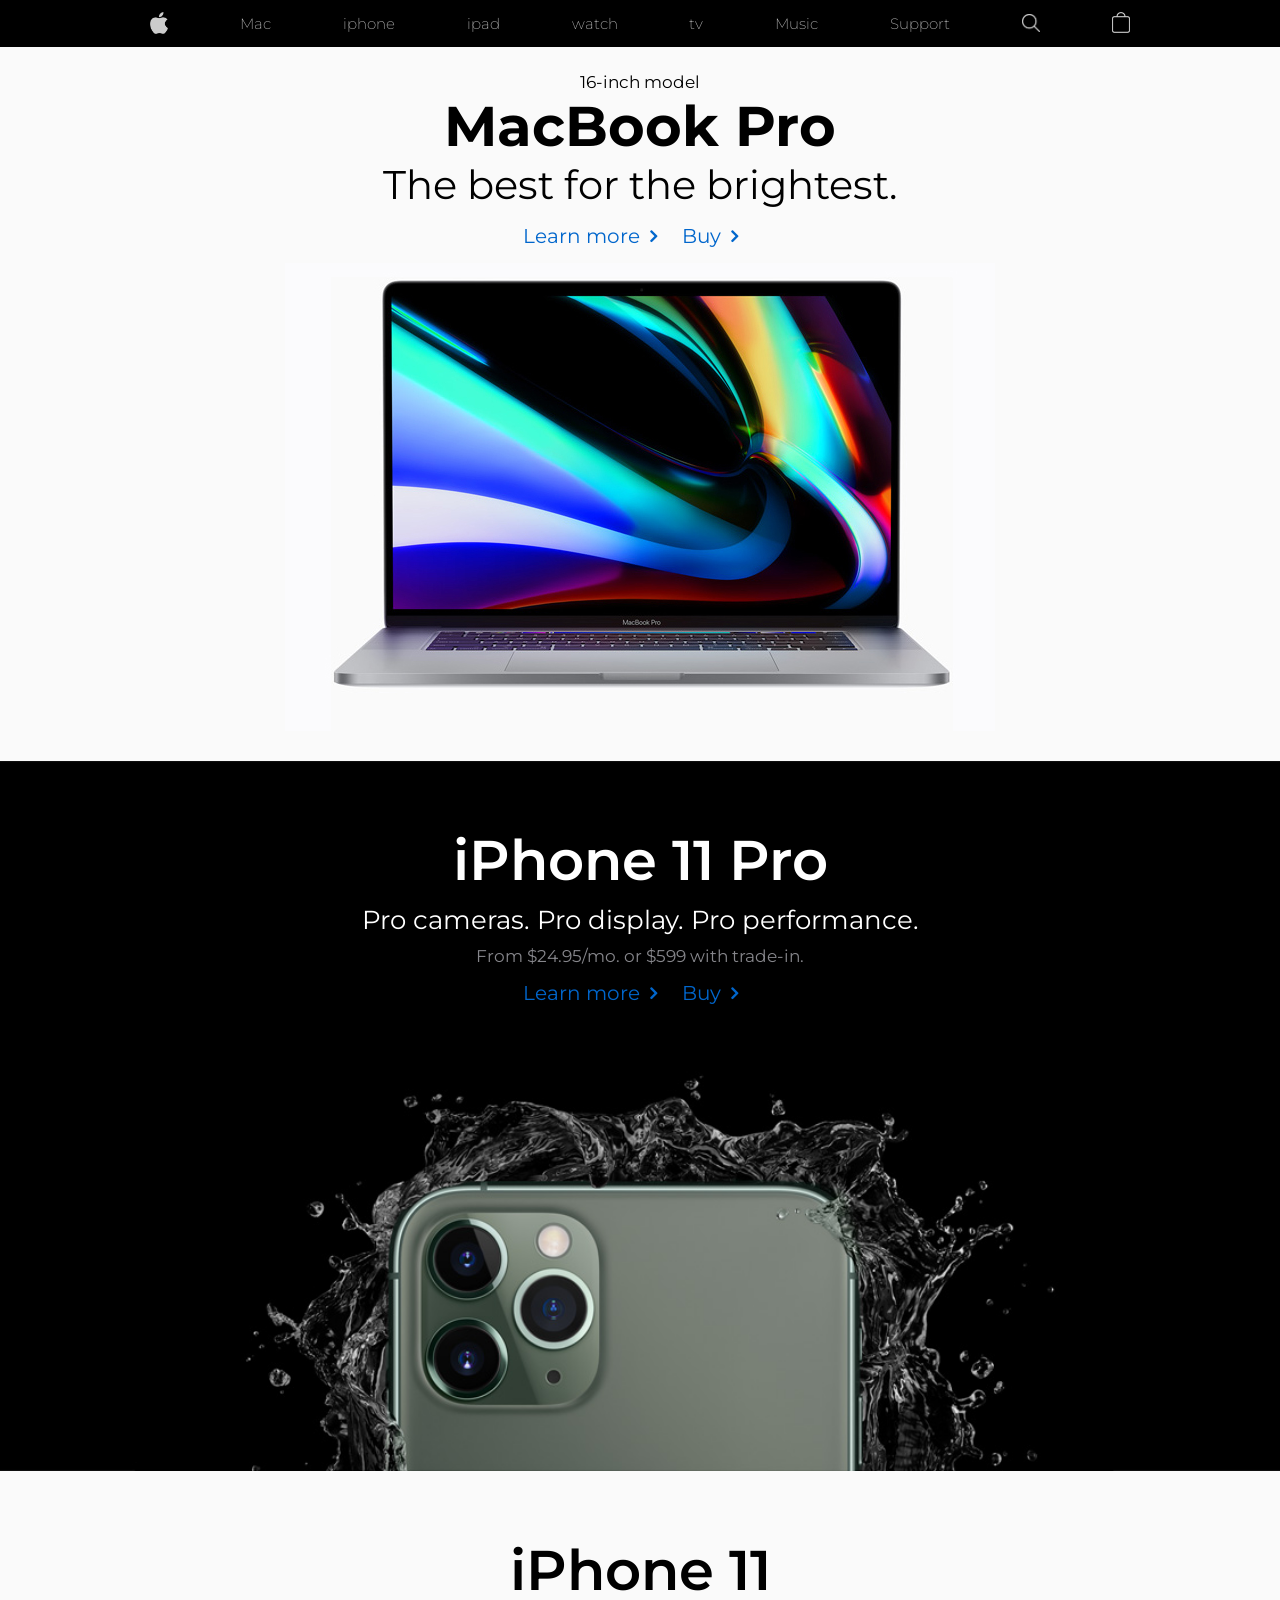
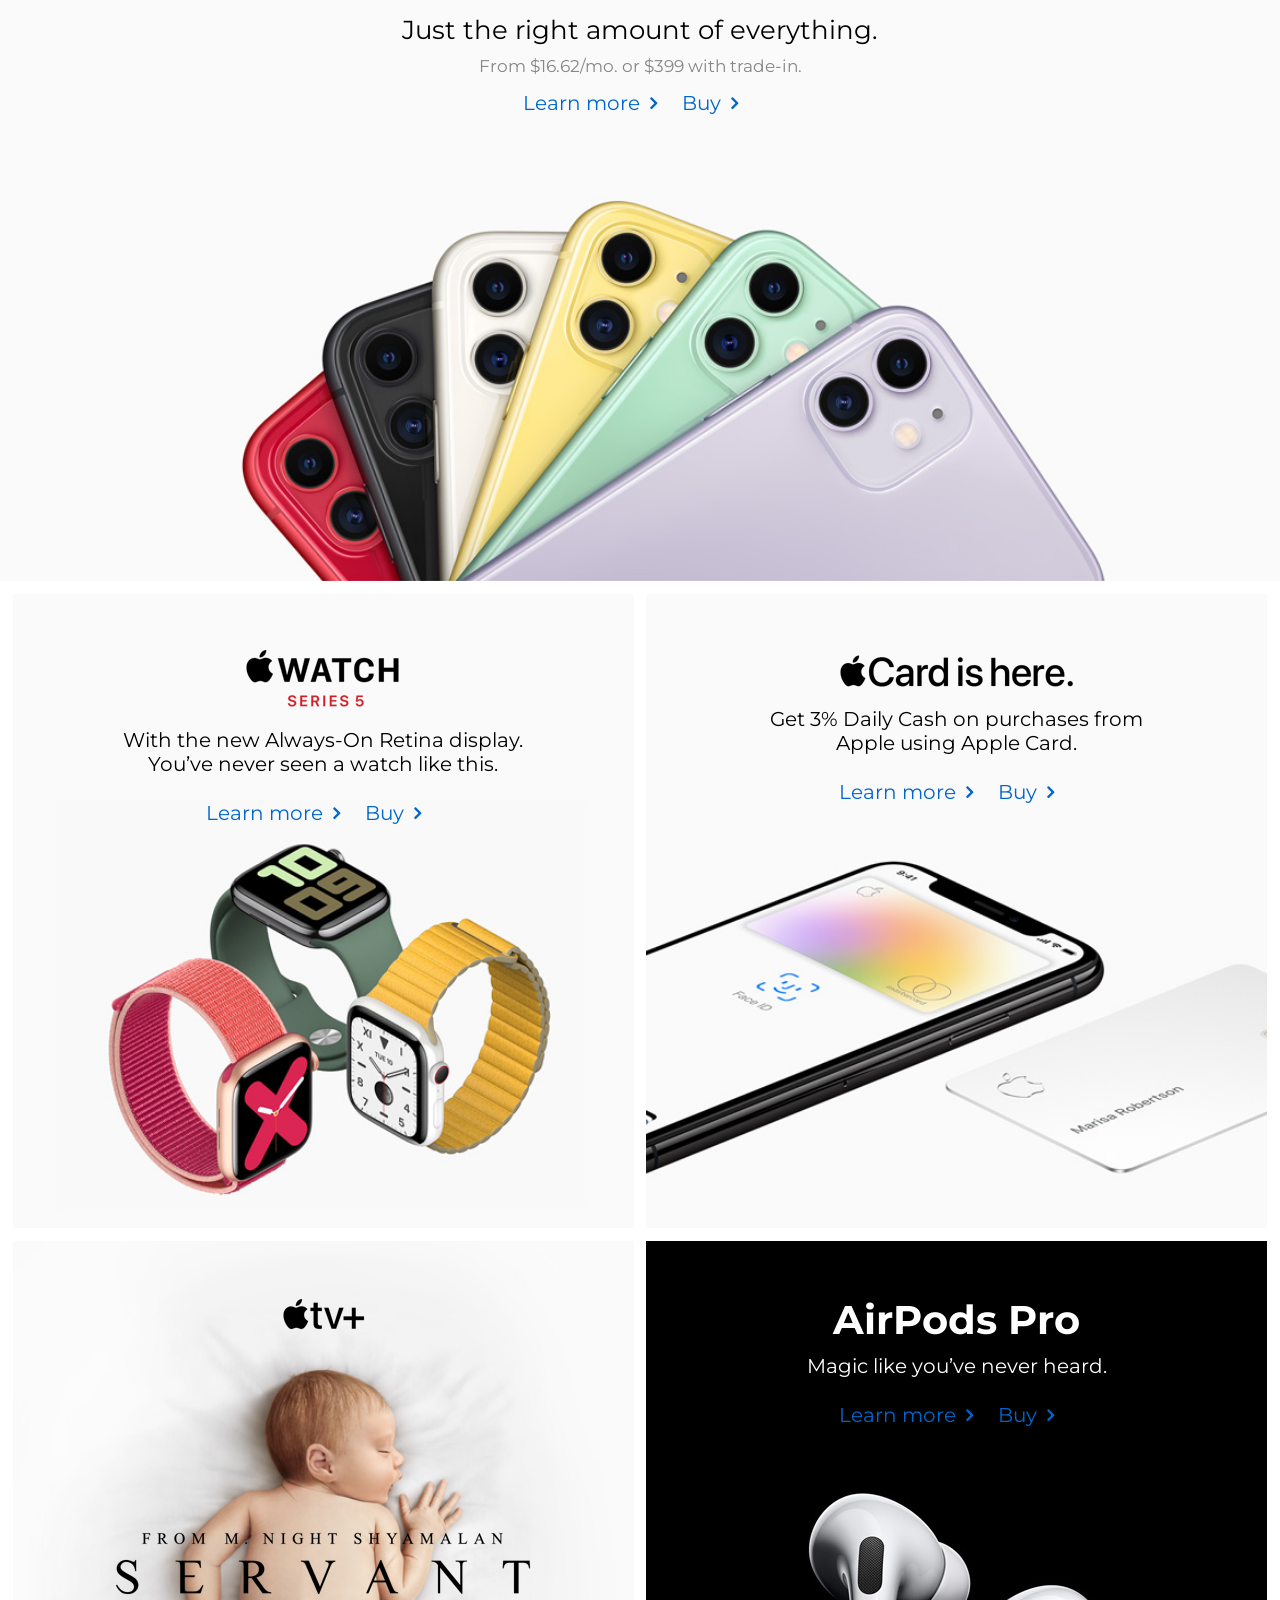
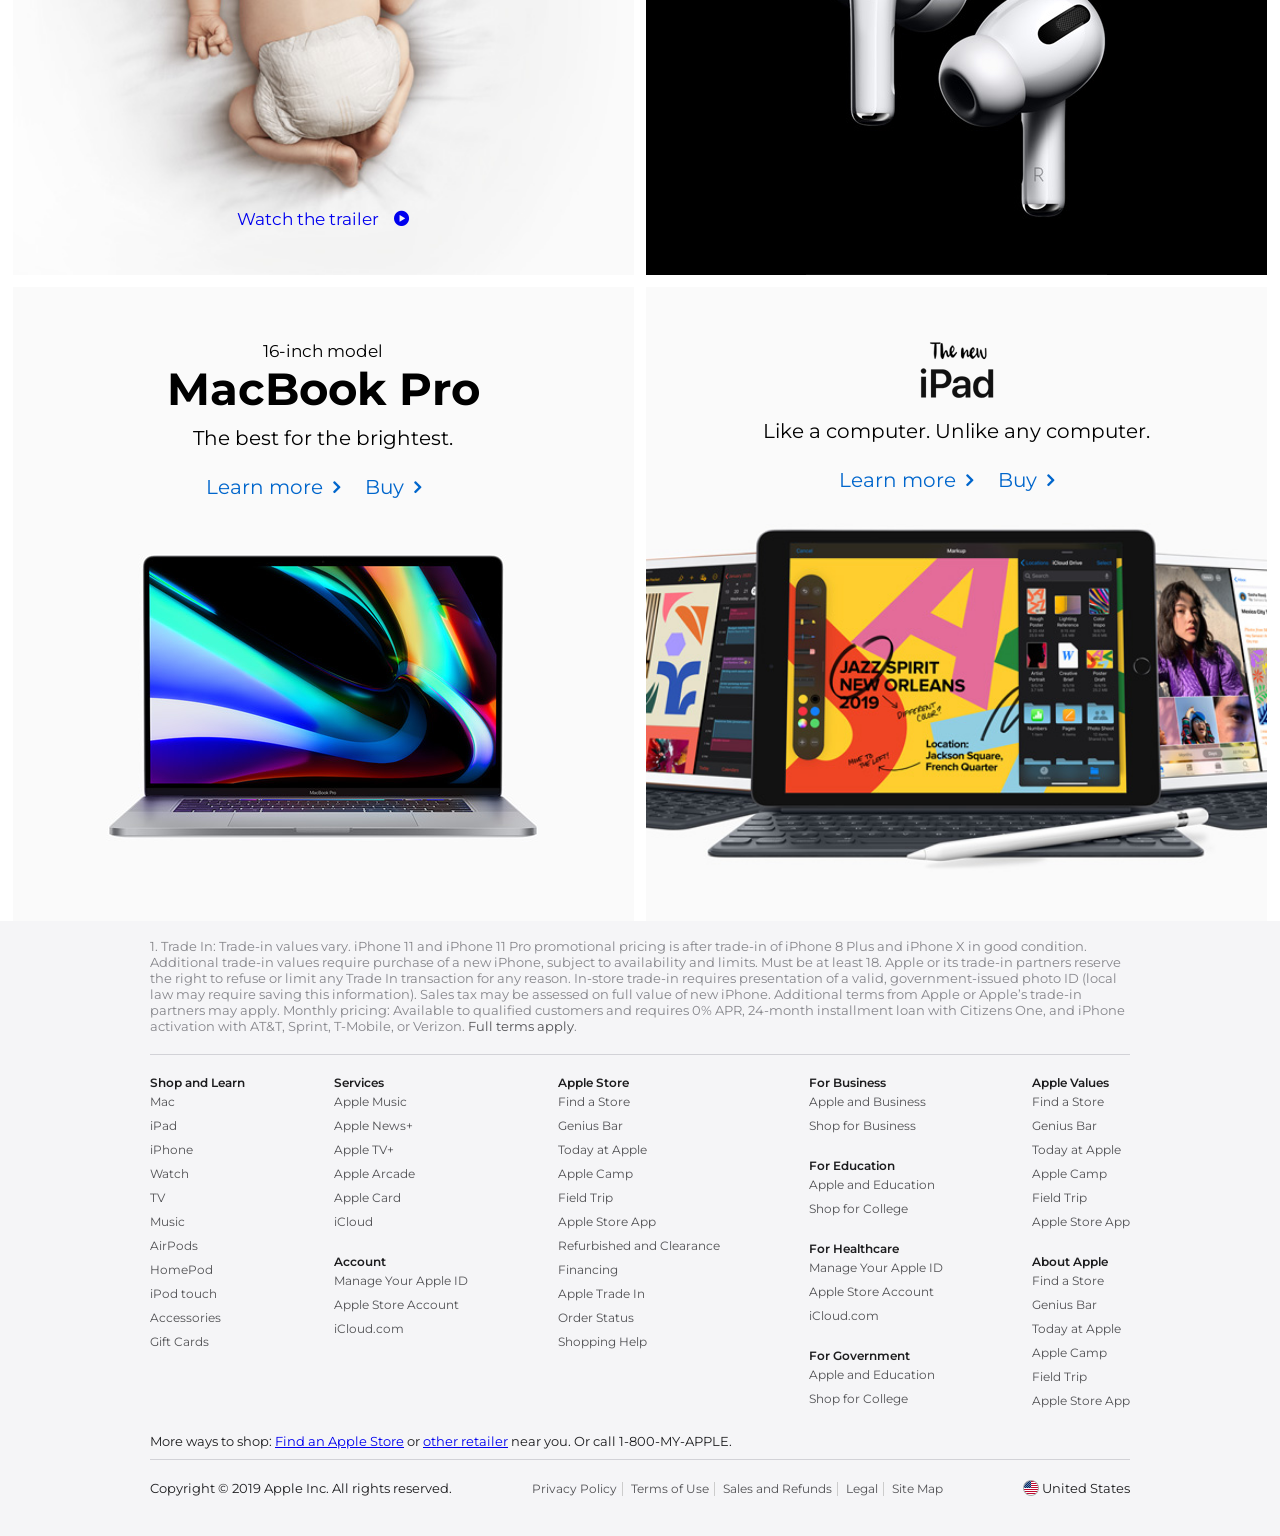
<file: apple website replica/index.html>
<!DOCTYPE html>
<html>
<head>
	<title>Apple Website</title>
	<link rel="stylesheet" type="text/css" href="css/styles.css">

	<!-- Link to the Font-Awesome Font -->
	<!-- This font gives us the option to use emojies, symbols, common logos and icons as a font -->
	<link rel="stylesheet" href="https://maxcdn.bootstrapcdn.com/font-awesome/4.6.2/css/font-awesome.min.css">

	<!-- Link to Montserrat font on Google Fonts-->
	<link href="https://fonts.googleapis.com/css?family=Montserrat:200,200i,300,300i,400,600,600i,700,700i,800,800i,900,900i&display=swap" rel="stylesheet">

</head>
<body>
	<div class="outer-wrapper"> 
		<header class="header-wrapper">
			<div class="internal-wrapper"> 
				<div class="header-links-wrapper">
					<ul>
						<li class="logo-link"><a href="/"><img src="images/icons/logo.png"></a></li>
						<li><a href="/mac/">Mac</a></li>
						<li><a href="#">iphone</a></li>
						<li><a href="#">ipad</a></li>
						<li><a href="#">watch</a></li>
						<li><a href="#">tv</a></li>
						<li><a href="#">Music</a></li>
						<li><a href="#">Support</a></li>
						<li class="search-link"><a href="/search/"><img src="images/icons/search-icon.png"></a></li>
						<li class="cart-link"><a  href="/cart/"><img src="images/icons/cart.png"></a></li>
					</ul>					
				</div>
			</div>
		</header>

		<section class="main-highlight-wrapper">
			<div class="internal-wrapper"> 
				<div class="model">
					16-inch model
				</div>

				<div class="product-title">
					MacBook Pro
				</div>

				<div class="brief-description">
					The best for the brightest.
				</div>

				<div class="links-wrapper">
					<ul>
						<li><a href="">Learn more</a></li>
						<li><a href="">Buy</a></li>
					</ul> 
				</div>

				<div class="main-image-wrapper">
					<img src="images/home/mac-laptop.jpg"/>
				</div>

			</div>
		</section> 

		<section class="second-hightlight-wrapper">
			<div class="internal-wrapper">
				<div class="title-wraper">
					iPhone 11 Pro 
				</div> 

				<div class="description-wrapper">
					Pro cameras. Pro display. Pro performance.
				</div>

				<div class="price-wrapper">
					From $24.95/mo. or $599 with trade‑in.
				</div>

				<div class="links-wrapper">
					<ul>
						<li><a href="">Learn more</a></li>
						<li><a href="">Buy</a></li>
					</ul> 
				</div>
			</div>
		</section>

		<section class="third-highlight-wrapper">
			<div class="internal-wrapper">
				<div class="title-wraper">
					iPhone 11 
				</div> 
				<div class="description-wrapper">
					Just the right amount of everything.
				</div>
				<div class="price-wrapper">
					From $16.62/mo. or $399 with trade‑in.
				</div>
				<div class="links-wrapper">
					<ul>
						<li><a href="">Learn more</a></li>
						<li><a href="">Buy</a></li>
					</ul> 
				</div>
			</div>
		</section>
		<section class="fourth-heghlight-wrapper">
			<div class="left-side-wrapper">
				<div class="top-logo-wrapper">
					<div class="logo-wrapper">
						<img src="images/icons/watch-series5-logo.png">
					</div>
				</div>
				<div class="description-wraper">
					With the new Always-On Retina display.<br>
					You’ve never seen a watch like this.
				</div>
				<div class="links-wrapper">
					<ul>
						<li><a href="">Learn more</a></li>
						<li><a href="">Buy</a></li>
					</ul> 
				</div>
			</div>
			<div class="right-side-wrapper">
				<div class="top-logo-wrapper">
					<div class="logo-wrapper">
						<img src="images/icons/apple-card-logo.png">
					</div>
				</div>
				<div class="description-wraper">
					Get 3% Daily Cash on purchases from Apple using Apple Card.
				</div>
				<div class="links-wrapper">
					<ul>
						<li><a href="">Learn more</a></li>
						<li><a href="">Buy</a></li>
					</ul> 
				</div>
			</div>	
		</section>
		<section class="fifth-heghlight-wrapper"> 
			<div class="left-side-wrapper">
				<div class="top-logo-wrapper">
					<div class="logo-wrapper">
						<img src="images/icons/apple-tv-logo.png">
					</div>
				</div>

				<div class="tvshow-logo-wraper">
					<img src="images/icons/servant-logo.png">
				</div>

				<div class="watch-more-wrapper">
					<a href="#">Watch the trailer</a>
				</div>
			</div>
			<div class="right-side-wrapper">
				<div class="top-logo-wrapper">
					<div class="logo-wrapper">
						AirPods Pro
					</div>
				</div>

				<div class="description-wraper">
					Magic like you’ve never heard.
				</div>

				<div class="links-wrapper">
					<ul>
						<li><a href="">Learn more</a></li>
						<li><a href="">Buy</a></li>
					</ul> 
				</div>
			</div>	
		</section>
		<section class="sixth-heghlight-wrapper"> 
			<div class="left-side-wrapper">
				<div class="model">
					16-inch model
				</div>

				<div class="product-title-small">
					MacBook Pro
				</div>

				<div class="description-wraper">
					The best for the brightest.
				</div>

				<div class="links-wrapper">
					<ul>
						<li><a href="">Learn more</a></li>
						<li><a href="">Buy</a></li>
					</ul> 
				</div>
			</div>
			<div class="right-side-wrapper">
				<div class="top-logo-wrapper">
					<div class="logo-wrapper">
						<img src="images/icons/new-ipad-logo.png">
					</div>
				</div>

				<div class="description-wraper">
					Like a computer. Unlike any computer.
				</div>

				<div class="links-wrapper">
					<ul>
						<li><a href="">Learn more</a></li>
						<li><a href="">Buy</a></li>
					</ul> 
				</div>
			</div>	
		</section>





		<footer class="footer-wrapper">
			<div class="internal-wrapper"> 
				<div class="upper-text-container">
					1. Trade In: Trade‑in values vary. iPhone 11 and iPhone 11 Pro promotional pricing is after trade‑in of iPhone 8 Plus and iPhone X in good condition. Additional trade‑in values require purchase of a new iPhone, subject to availability and limits. Must be at least 18. Apple or its trade-in partners reserve the right to refuse or limit any Trade In transaction for any reason. In‑store trade‑in requires presentation of a valid, government-issued photo ID (local law may require saving this information). Sales tax may be assessed on full value of new iPhone. Additional terms from Apple or Apple’s trade-in partners may apply. Monthly pricing: Available to qualified customers and requires 0% APR, 24‑month installment loan with Citizens One, and iPhone activation with AT&T, Sprint, T‑Mobile, or Verizon. <a href="#"> Full terms apply</a>.
				</div>
				<div class="footer-links-wrapper"> 
					<div class="links-wrapper-1">
						<h3>Shop and Learn</h3>
						<ul>
							<li><a href="#">Mac</a></li>
							<li><a href="#">iPad</a></li>
							<li><a href="#">iPhone</a></li>
							<li><a href="#">Watch</a></li>
							<li><a href="#">TV</a></li>
							<li><a href="#">Music</a></li>
							<li><a href="#">AirPods</a></li>
							<li><a href="#">HomePod</a></li>
							<li><a href="#">iPod touch</a></li>
							<li><a href="#">Accessories</a></li>
							<li><a href="#">Gift Cards</a></li>
						</ul>
					</div> 
					<div class="links-wrapper-2">
						<h3>Services</h3>
						<ul>
							<li><a href="#">Apple Music</a></li>
							<li><a href="#">Apple News+</a></li>
							<li><a href="#">Apple TV+</a></li>
							<li><a href="#">Apple Arcade</a></li>
							<li><a href="#">Apple Card</a></li>
							<li><a href="#">iCloud</a></li>
						</ul>
						<h3>Account</h3>
						<ul>
							<li><a href="#">Manage Your Apple ID</a></li>
							<li><a href="#">Apple Store Account</a></li>
							<li><a href="#">iCloud.com</a></li>
						</ul>					
					</div> 
					<div class="links-wrapper-3">
						<h3>Apple Store</h3>
						<ul>
							<li><a href="#">Find a Store</a></li>
							<li><a href="#">Genius Bar</a></li>
							<li><a href="#">Today at Apple</a></li>
							<li><a href="#">Apple Camp</a></li>
							<li><a href="#">Field Trip</a></li>
							<li><a href="#">Apple Store App</a></li>
							<li><a href="#">Refurbished and Clearance</a></li>
							<li><a href="#">Financing</a></li>
							<li><a href="#">Apple Trade In</a></li>
							<li><a href="#">Order Status</a></li>
							<li><a href="#">Shopping Help</a></li>
						</ul>
					</div> 
					<div class="links-wrapper-4">
						<h3>For Business</h3>
						<ul>
							<li><a href="#">Apple and Business</a></li>
							<li><a href="#">Shop for Business</a></li>
						</ul>		
						<h3>For Education</h3>
						<ul>
							<li><a href="#">Apple and Education</a></li>
							<li><a href="#">Shop for College</a></li>
						</ul>
						<h3>For Healthcare</h3>
						<ul>
							<li><a href="#">Manage Your Apple ID</a></li>
							<li><a href="#">Apple Store Account</a></li>
							<li><a href="#">iCloud.com</a></li>
						</ul>	
						<h3>For Government</h3>
						<ul>
							<li><a href="#">Apple and Education</a></li>
							<li><a href="#">Shop for College</a></li>
						</ul>
					</div> 

					<div class="links-wrapper-5">
						<h3>Apple Values</h3>
						<ul>
							<li><a href="#">Find a Store</a></li>
							<li><a href="#">Genius Bar</a></li>
							<li><a href="#">Today at Apple</a></li>
							<li><a href="#">Apple Camp</a></li>
							<li><a href="#">Field Trip</a></li>
							<li><a href="#">Apple Store App</a></li>
						</ul>
						<h3>About Apple</h3>
						<ul>
							<li><a href="#">Find a Store</a></li>
							<li><a href="#">Genius Bar</a></li>
							<li><a href="#">Today at Apple</a></li>
							<li><a href="#">Apple Camp</a></li>
							<li><a href="#">Field Trip</a></li>
							<li><a href="#">Apple Store App</a></li>
						</ul>						
					</div> 
				</div>
				<div class="my-apple-wrapper"> 
					More ways to shop: <a href="#">Find an Apple Store</a> or <a href="#">other retailer</a> near you. Or call 1-800-MY-APPLE.
				</div>
				<div class="copyright-wrapper">
					<div class="copyright">
						Copyright © 2019 Apple Inc. All rights reserved.
					</div>
					<div class="footer-links-terms">
						<ul>
							<li><a href="#">Privacy Policy</a></li>
							<li><a href="#">Terms of Use</a></li>
							<li><a href="#">Sales and Refunds</a></li>
							<li><a href="#">Legal</a></li>
							<li><a href="#">Site Map</a></li>
						</ul>
					</div>
					<div class="footer-country">
						<div class="flag-wrapper"><img src="images/icons/16.png"></div> <div class="footer-country-name">United States</div> 
					</div>
				</div>
			</div>
		</footer> 
	</div>


</body>
</html>
</file>
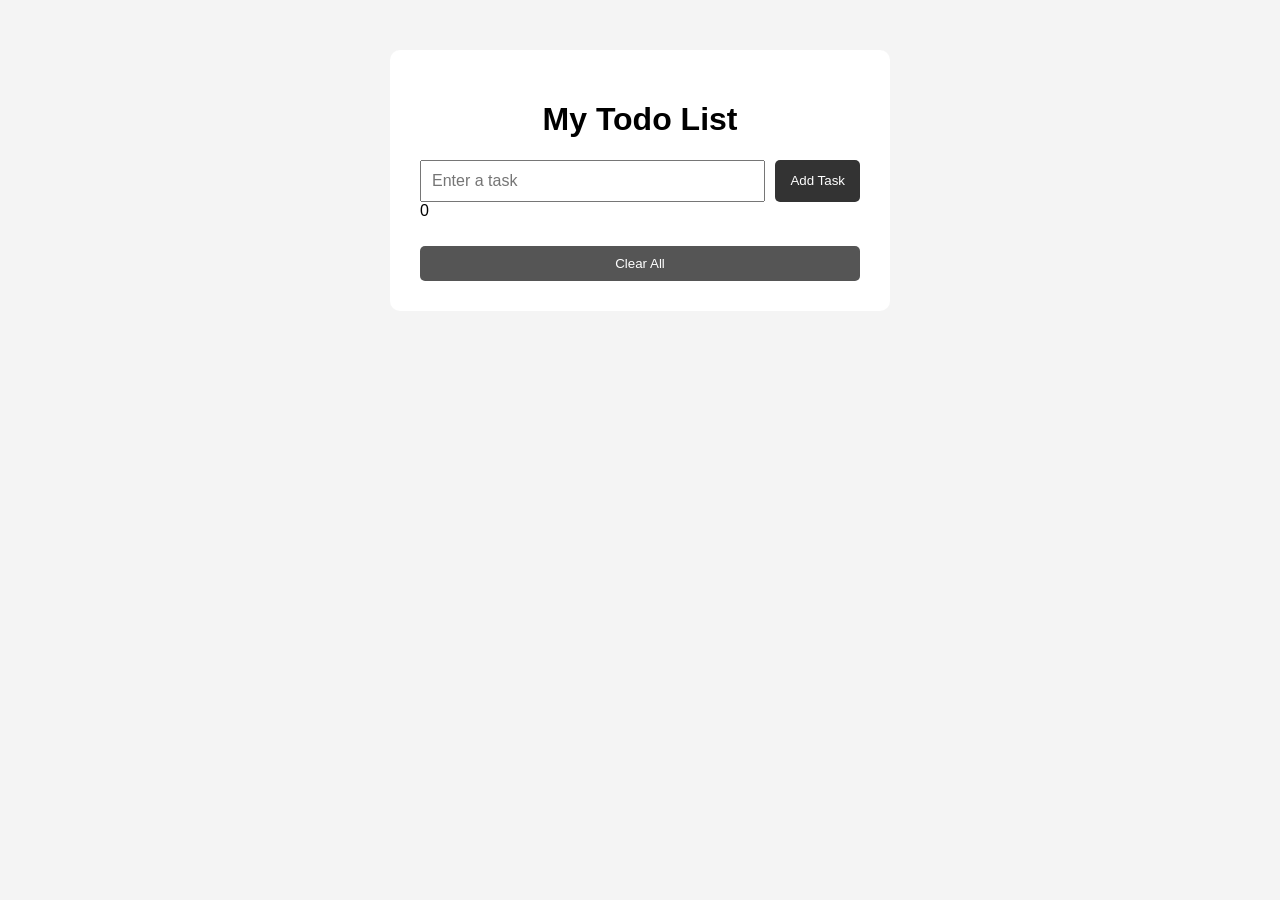
<file: Todo list/index.html>
<!DOCTYPE html>
<html lang="en">
<head>
    <meta charset="UTF-8">
    <meta name="viewport" content="width=device-width, initial-scale=1.0">
    <title>Todo List</title>
    <link rel="stylesheet" href="style.css">
</head>
<body>
    <div class="container">
        <h1>My Todo List</h1>
        <div class="input-section">
            <input 
                type="text" 
                id="taskInput" 
                placeholder="Enter a task"
            >
            <button id="addBtn">Add Task</button>
        </div>

        <pRemaining tasks: <span id="taskCount">0</span></p>

        <ul id="taskList"></ul>

        <button id="clearBtn">Clear All</button>

    </div>
    <script src="jquery-4.0.0.js"></script>

    <script src="script.js"></script>
</body>
</html>
</file>
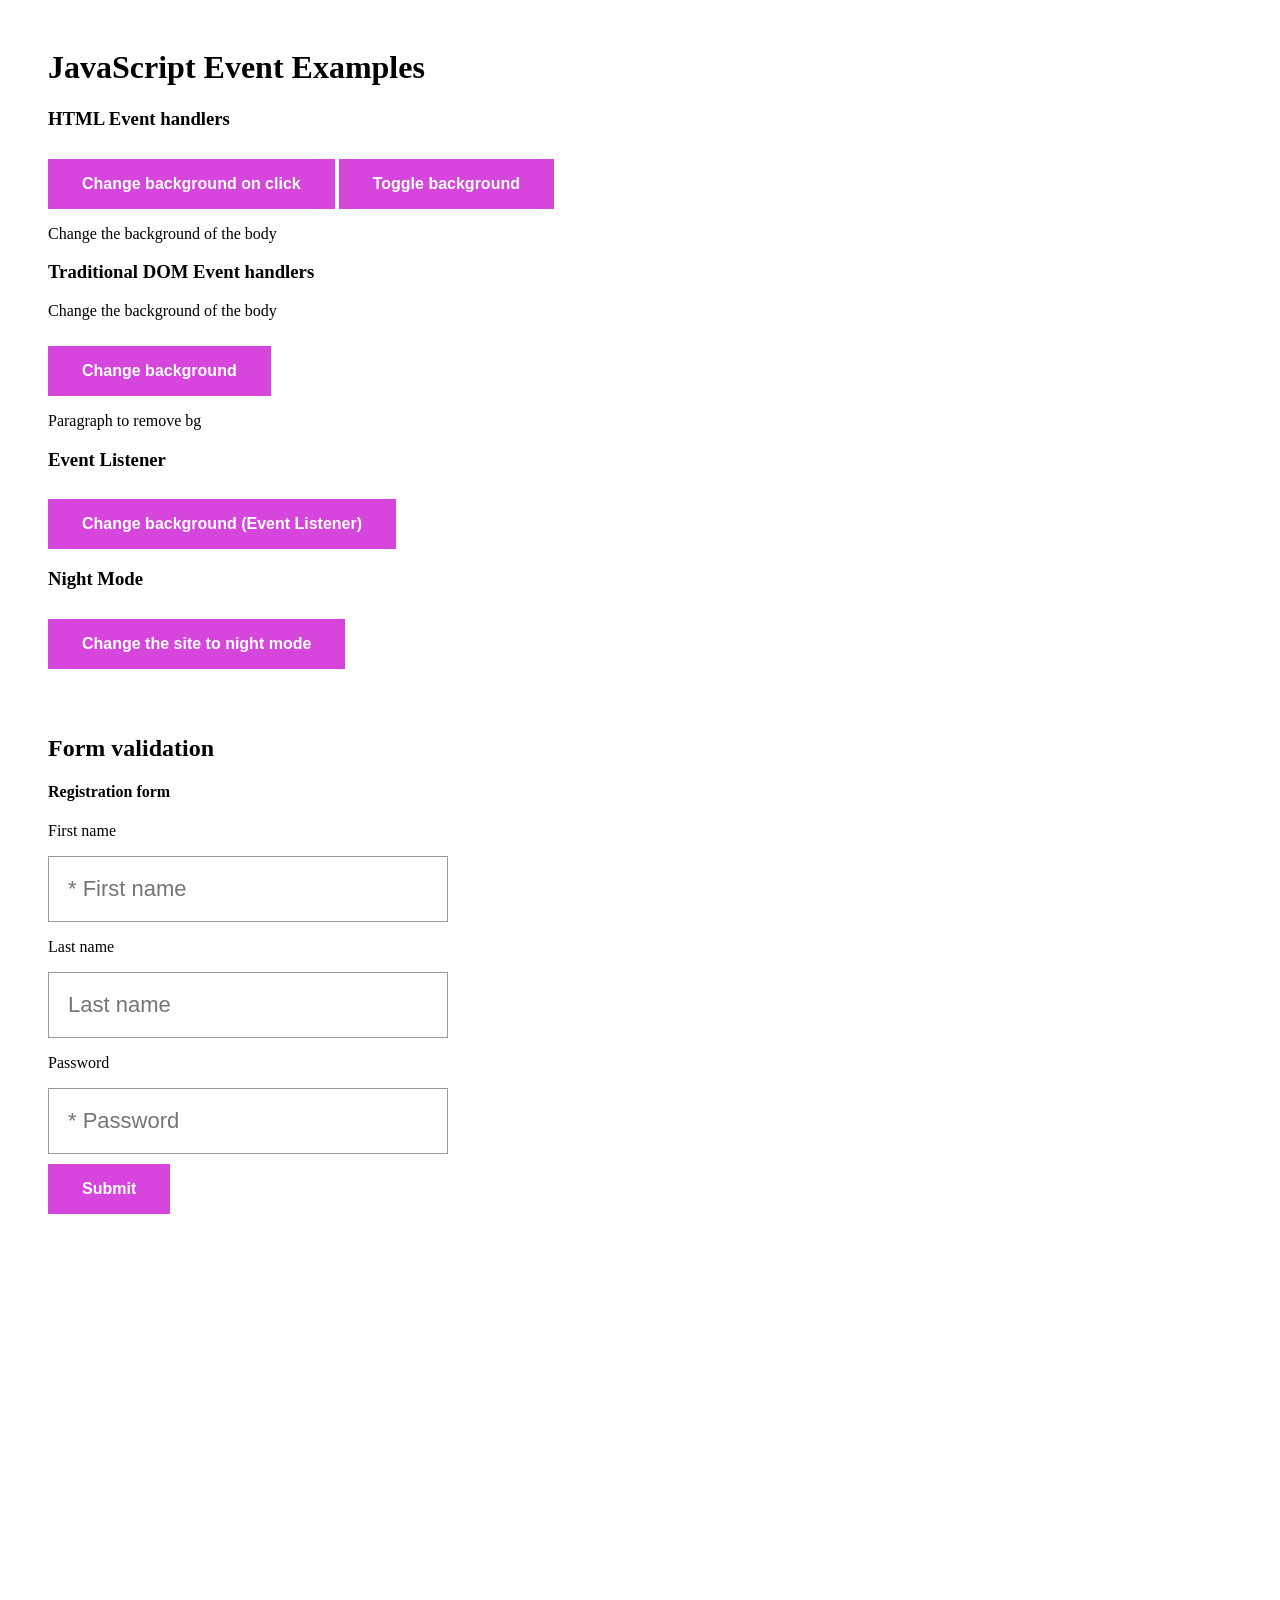
<file: javaScriptCode/dom/p2-c8-Events-examples/index.html>
<!DOCTYPE html>
<html>
  <head>
    <title>JS Events</title>
    <link rel="stylesheet" type="text/css" href="styles/styles.css" />
  </head>
  <body>
    <div class="container">
      <h1>JavaScript Event Examples</h1>

      <h3>HTML Event handlers</h3>

      <button type="button" onclick="changeBackground()">
        Change background on click
      </button>

      <button
        type="button"
        onmouseover="changeBackground()"
        onmouseout="removeBackground()"
      >
        Toggle background
      </button>

      <!-- What happens if I apply the onclick property on the <p> tag? -->
      <p onclick="changeBackground()">Change the background of the body</p>

      <h3>Traditional DOM Event handlers</h3>

      <p>Change the background of the body</p>

      <p>
        <button type="button" class="dom-change-bg" id="change-bg1">
          Change background
        </button>
      </p>

      <p id="removeBgh3">Paragraph to remove bg</p>

      <!-- What do you do if you want to attach the changeBackground function with the <p> tag -->

      <h3>Event Listener</h3>

      <p>
        <button type="button" class="eventListener" id="change-bg-listener">
          Change background (Event Listener)
        </button>
      </p>

      <h3>Night Mode</h3>
      <p>
        <button type="button" id="nightmode">
          Change the site to night mode
        </button>
      </p>

      <div class="form-demo">
        <h2>Form validation</h2>

        <h4>Registration form</h4>

        <div class="form-wrapper">
          <div id="errorsDisplay"></div>
          <form id="registration-form" action="#" method="POST">
            <p>First name</p>
            <input type="text" name="first-name" placeholder="* First name" />
            <p>Last name</p>
            <input type="text" name="last-name" placeholder="Last name" />
            <p>Password</p>
            <input type="password" name="password" placeholder="* Password" />
            <button id="submitButton" type="submit">Submit</button>
          </form>
        </div>
      </div>
    </div>

    <script src="scripts/scripts.js"></script>
  </body>
</html>
</file>
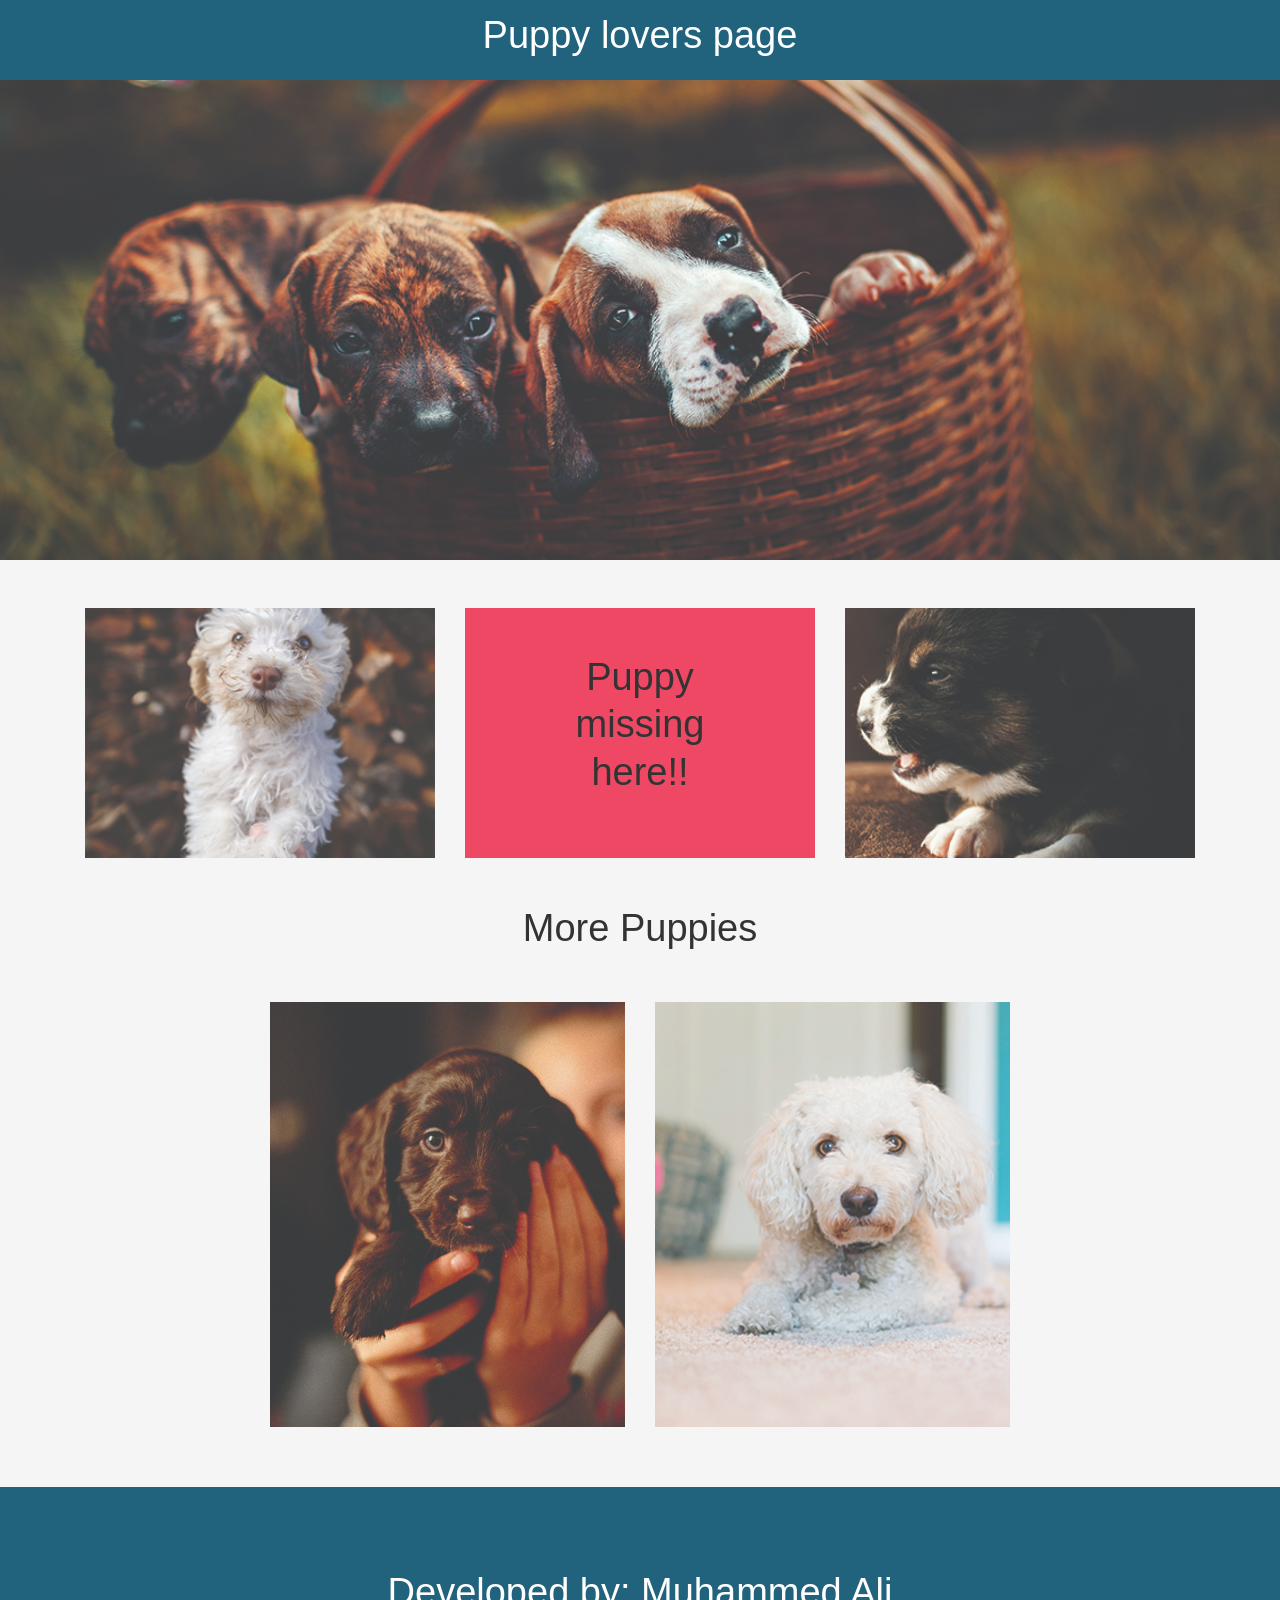
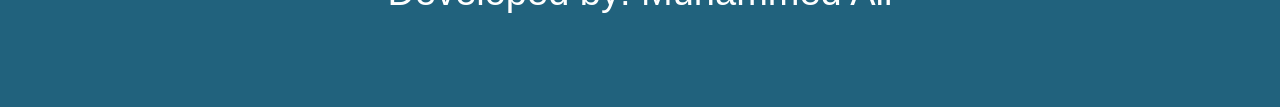
<file: puppyLover/puppylover.html>
<!DOCTYPE html>
<html lang="en">
<head>
    <meta charset="UTF-8">
    <meta name="viewport" content="width=device-width, initial-scale=1.0">

    <title>Puppy Lovers Page</title>

    <link rel="stylesheet" href="./bootstrap.min.css">
    <link rel="stylesheet" href="./style.css">
</head>

<body>

    <header>
        <h1>Puppy lovers page</h1>
    </header>

    <section class="hero">
        <img src="./images/banner-puppies (1).jpg" alt="">
    </section>

    <!-- Puppy cards -->
    <section class="container my-5">

        <div class="row g-3">

            <div class="col-12 col-md-4">
                <div class="puppy-card">
                    <img src="./images/puppy-4 (2).jpg" alt="">
                </div>
            </div>

            <div class="col-12 col-md-4">
                <div class="missing">
                    <p>Puppy<br>missing<br>here!!</p>
                </div>
            </div>

            <div class="col-12 col-md-4">
                <div class="puppy-card">
                    <img src="./images/puppy-3 (2).jpg" alt="">
                </div>
            </div>

        </div>

    </section>

    <!-- More puppies -->
    <section class="container more-puppies">

        <h2>More Puppies</h2>

        <div class="row g-5">

            <div class="col-12 col-md-6">
                <img
                    src="./images/puppy-1 (2).jpg"
                    alt=""
                    class="img-fluid puppy-image"
                >
            </div>

            <div class="col-12 col-md-6">
                <img
                    src="./images/puppy-4 (3).jpg"
                    alt=""
                    class="img-fluid puppy-image"
                >
            </div>

        </div>

    </section>

    <footer>
        <h2>Developed by: Muhammed Ali</h2>
    </footer>

</body>
</html>
</file>
<file: apple website replica/css/styles.css>
* {
	margin: 0;
	padding: 0;
}
img {
	max-width: 100%;
}
body {
	font-size: 20px; 
	font-family: 'Montserrat', sans-serif;
}


.header-wrapper {
	background: black; 
	color: #fff;
	font-weight: 200;
	font-size: 0.75em;	
}
.header-wrapper ul {
	display: flex;
  -webkit-box-pack: justify;
  justify-content: space-between;
}
.internal-wrapper {
	width: 980px;
	padding: 0 10px;
	margin: 0 auto;
}
.header-wrapper .header-links-wrapper ul  li a {
	text-decoration: none;
	color: #fff;
}
.header-wrapper ul {
	list-style: none;
}
.header-wrapper .header-links-wrapper ul  li {
	display: inline-block;
  padding: 14px 0 8px;
  height: 25px;
  opacity: 0.8;
}
.header-wrapper .header-links-wrapper ul  li:hover {
	opacity: 1;
}	
.logo-link, .search-link, .cart-link {
	width: 18px;	
	display: block;
}
.header-wrapper .header-links-wrapper ul  li.logo-link {
	padding: 12px 0 10px;
}
.header-wrapper .header-links-wrapper ul  li.search-link {
	padding: 14px 0 8px;
}
.header-wrapper .header-links-wrapper ul  li.cart-link {
	padding: 12px 0 10px;
}

/* Footer Styling */
.footer-wrapper {
  background-color: #f5f5f7;
  color: #1d1d1f;
  font-size: .65em;
}
.upper-text-container {
  border-bottom: 1px solid #d2d2d7;
  color: #86868b;
  padding: 17px 0 20px;
}
.upper-text-container a {
	text-decoration: none;
	color: #515154; 
}
.upper-text-container a:hover {
	text-decoration: underline;
}
.footer-links-wrapper {
	display: flex;
  -webkit-box-pack: justify;
  justify-content: space-between;
  padding-top: 20px;
}
.footer-wrapper ul {
	list-style: none;
	padding-bottom: 20px;
}
.footer-wrapper ul li{
	padding: 5px 0;
	font-size: 0.9em;
}
.footer-links-wrapper a {
	color: #515154;
	text-decoration: none;
}
.footer-links-wrapper a:hover {
	text-decoration: underline;
}
.footer-links-wrapper h3 {
	font-size: 12px;
	font-weight: 600;
}
.my-apple-wrapper {
	border-bottom: 1px solid #d2d2d7;
	padding-bottom: 10px;
	margin-bottom: 10px; 
}
.copyright-wrapper {
	display: flex;
  -webkit-box-pack: justify;
  justify-content: space-between;
  padding: 10px 0 20px;
}
.footer-links-terms ul li {
  display: inline-block;
  padding: 0 5px;
  border-right: 1px solid #ccc;
}
.footer-links-terms ul li:last-child {
	border-right: 0px;
}
.footer-links-terms ul li a {
	text-decoration: none;
	color: #515154;
}
.footer-links-terms ul li a:hover {
	text-decoration: underline;
}
.footer-country {
	display: inline-block;
}
.flag-wrapper {
	display: inline-block;
	vertical-align: middle;
}
.footer-country-name{
	display: inline-block;
	vertical-align: top;
}

/* Main Highlight */
.main-highlight-wrapper {
	background: #fafafa;
	text-align: center;
	padding: 25px 0;
}
.links-wrapper ul {
	list-style: none;
}
.model {
	font-size: .85em;
}
.product-title {
	font-weight: 700;
	font-size: 56px;
}
.brief-description {
	font-size: 2em;
}
.links-wrapper {
	padding: 15px 0;
}
.links-wrapper ul li {
	display: inline-block;
	padding-right: 20px;
}
.links-wrapper ul li a {
	color: #06c;
	text-decoration: none;
}
.links-wrapper ul li a:hover {
	color: #000;
}
.links-wrapper ul li a:after {
  font-family: "FontAwesome";
  font-weight: 900;
  content: "\f105";
  padding-left: 10px;
}

/* Second Highlight Section */
.second-hightlight-wrapper {
	background-image: url("../images/home/iphone11-pro-bg.jpg");
	height: 580px;
	background-position: center;
	background-repeat: no-repeat;
  background-size: cover;
	text-align: center;
	padding: 65px 20px;
	color: #fff;
}
.title-wraper {
	font-weight: 600;
	font-size: 56px;	
}
.description-wrapper {
	font-size: 26px;
	padding: 10px 0;
}
.price-wrapper {
	color: #86868b; 
	font-size: 0.85em;
}

/* Third Highlight Section */
.third-highlight-wrapper {
	background-image: url("../images/home/iphone11-bg.jpg");
	height: 580px;
	background-position: center;
	background-repeat: no-repeat;
	background-size: cover;
	text-align: center;
	padding: 65px 20px;
}

/*Fourth Highlight Section */
.fourth-heghlight-wrapper {
	display: flex;
  -webkit-box-pack: justify;
  justify-content: space-between;
  background: #fff;
}
.left-side-wrapper {
	height: 580px;
	background-position: center;
	background-repeat: no-repeat;
	background-size: cover;
	text-align: center;
	width: 48.5%;
	margin: 1% 0.5% 0% 1%; 
	padding-top: 54px;
}
.fourth-heghlight-wrapper .left-side-wrapper {
	background-image:  url("../images/home/watch-series-5.jpg"); 
}
.right-side-wrapper {
	height: 580px;
	background-position: center;
	background-repeat: no-repeat;
	background-size: cover;
	text-align: center;	
	width: 48.5%;
	margin: 1% 1% 0% 0.5%; 
	padding-top: 54px;
}
.fourth-heghlight-wrapper .right-side-wrapper {
	background-image:  url("../images/home/apple-card.jpg"); 
}
.description-wraper {
	max-width: 430px;
	margin: 0 auto;
	padding: 10px; 
}

/*Fivth Highlight Section */
.fifth-heghlight-wrapper {
	display: flex;
  -webkit-box-pack: justify;
  justify-content: space-between;
  background: #fff;
}
.fifth-heghlight-wrapper .left-side-wrapper {
	background-image:  url("../images/home/apple-tv-background.jpg"); 
}
.fifth-heghlight-wrapper .right-side-wrapper {
	background-image:  url("../images/home/air-pods.jpg"); 
	color: #fff; 
	background-size: initial;
	background-color: #000;
	background-position: bottom;
}
.logo-wrapper {
	font-size: 40px;
	font-weight: bold;
}
.tvshow-logo-wraper {
	padding: 180px 0 200px;
}
.watch-more-wrapper a {
	text-decoration: none;
	font-size: 0.85em;
}
.watch-more-wrapper a:after {
  font-family: "FontAwesome";
  font-weight: 900;
  content: "\f144";
  padding-left: 15px;
}
/*Sixth Highlight Section */
.sixth-heghlight-wrapper {
	display: flex;
  -webkit-box-pack: justify;
  justify-content: space-between;
  background: #fff;
}
.sixth-heghlight-wrapper .left-side-wrapper {
	background-image:  url("../images/home/macbook-pro.jpg"); 
	background-size: initial;
	background-color: #fafafa;
	background-position: bottom;
}
.sixth-heghlight-wrapper .right-side-wrapper {
	background-image:  url("../images/home/new-ipad.jpg"); 
}
.product-title-small {
	font-weight: 700;
	font-size: 45px;
}
</file>
<file: Todo list/style.css>
* {
    box-sizing: border-box;
}

body {
    font-family: Arial, sans-serif;
    background-color: #f4f4f4;
    margin: 0;
    padding: 50px;
}

.container {
    max-width: 500px;
    margin: auto;
    background-color: white;
    padding: 30px;
    border-radius: 10px;
}

h1 {
    text-align: center;
}

.input-section {
    display: flex;
    gap: 10px;
}

input {
    flex: 1;
    padding: 10px;
    font-size: 16px;
}

button {
    padding: 10px 15px;
    border: none;
    cursor: pointer;
    background-color: #333;
    color: white;
    border-radius: 5px;
}

button:hover {
    opacity: 0.8;
}

ul {
    padding: 0;
    list-style: none;
}

li {
    display: flex;
    justify-content: space-between;
    align-items: center;
    padding: 12px;
    margin-bottom: 10px;
    background-color: #eee;
    border-radius: 5px;
}

li.completed {
    text-decoration: line-through;
    opacity: 0.6;
}

.delete-btn {
    background-color: red;
}

#clearBtn {
    width: 100%;
    margin-top: 10px;
    background-color: #555;
}
</file>
<file: javaScriptCode/dom/p2-c8-Events-examples/styles/styles.css>
input {
  padding: 19px;
  border: solid 1px #9a9a9a;
  outline: 0;
  font: normal 22px/100% Verdana, Tahoma, sans-serif;
  width: 100%;
  background: #ffffff;
  -moz-box-sizing: border-box;
  -webkit-box-sizing: border-box;
  box-sizing: border-box;
}

input:hover input:focus {
  border-color: #c9c9c9;
}

label {
  margin-left: 0px;
  color: #999999;
}

button,
input[type="submit"] {
  width: auto;
  padding: 16px 34px;
  background: #d746dc;
  border: 0;
  font-size: 16px;
  color: #ffffff;
  margin-top: 10px;
  font-weight: 600;
}
.form-demo {
  padding: 30px 0 500px;
  margin: 0 auto;
}
.form-wrapper {
  width: 400px;
}
.container {
  padding: 20px 40px;
}
#errorsDisplay {
  padding: 16px;
  border: 1px solid red;
  display: none;
  font-size: 18px;
  line-height: 1.5em;
  background: #ffdce2;
  font-weight: bold;
}

.nightmode {
  background-color: #000;
  color: white;
}
</file>
<file: puppyLover/style.css>
* {
    margin: 0;
    padding: 0;
    box-sizing: border-box;
}

body {
    font-family: Arial, Helvetica, sans-serif;
    background-color: #f5f5f5;
}

header {
    height: 80px;
    background-color: #21627d;

    display: flex;
    justify-content: center;
    align-items: center;
}

header h1 {
    color: white;
    font-size: 38px;
}
.hero {
    width: 100%;
}

.hero img {
    width: 100%;
    object-fit: cover;
}



.puppy-cards {
    max-width: 770px;
    margin: 65px auto 45px;

    display: grid;
    grid-template-columns: repeat(3, 1fr);
    gap: 12px;
}

.puppy-card {
    height: 250px;
}

.puppy-card img {
    width: 100%;
    height: 100%;
    object-fit: cover;
}


/* =========================
   MISSING PUPPY
========================= */

.missing {
    height: 250px;
    background-color: #ef4865;

    display: flex;
    justify-content: center;
    align-items: center;

    text-align: center;
}

.missing p {
    font-size: 38px;
    color: #333;
    line-height: 1.25;
}


/* =========================
   MORE PUPPIES
========================= */

.more-puppies {
    max-width: 770px;
    margin: 0 auto 60px;
}

.more-puppies h2 {
    text-align: center;
    font-size: 38px;
    color: #333;

    margin-bottom: 50px;
}


.puppy-gallery {
    display: grid;
    grid-template-columns: repeat(2, 1fr);
    gap: 60px;
}

.puppy-gallery img {
    width: 100%;
    height: 425px;
    object-fit: cover;
}
footer {
    height: 220px;
    background-color: #21627d;

    display: flex;
    justify-content: center;
    align-items: center;
}

footer h2 {
    color: white;
    font-size: 38px;
}




@media (max-width: 700px) {

    header {
        height: 70px;
    }

    header h1 {
        font-size: 28px;
    }

    .hero {
        height: 250px;
    }

    .puppy-cards {
        margin: 40px 20px;
        grid-template-columns: 1fr;
    }

    .puppy-card,
    .missing {
        height: 300px;
        display:none
    }

    .more-puppies {
        margin: 0 20px 40px;
    }

    .more-puppies h2 {
        font-size: 32px;
        margin-bottom: 35px;
    }

    .puppy-gallery {
        grid-template-columns: 1fr;
        gap: 30px;
    }

    .puppy-gallery img {
        height: 400px;
    }

    footer {
        height: 180px;
    }

    footer h2 {
        font-size: 25px;
        text-align: center;
    }
}
</file>
